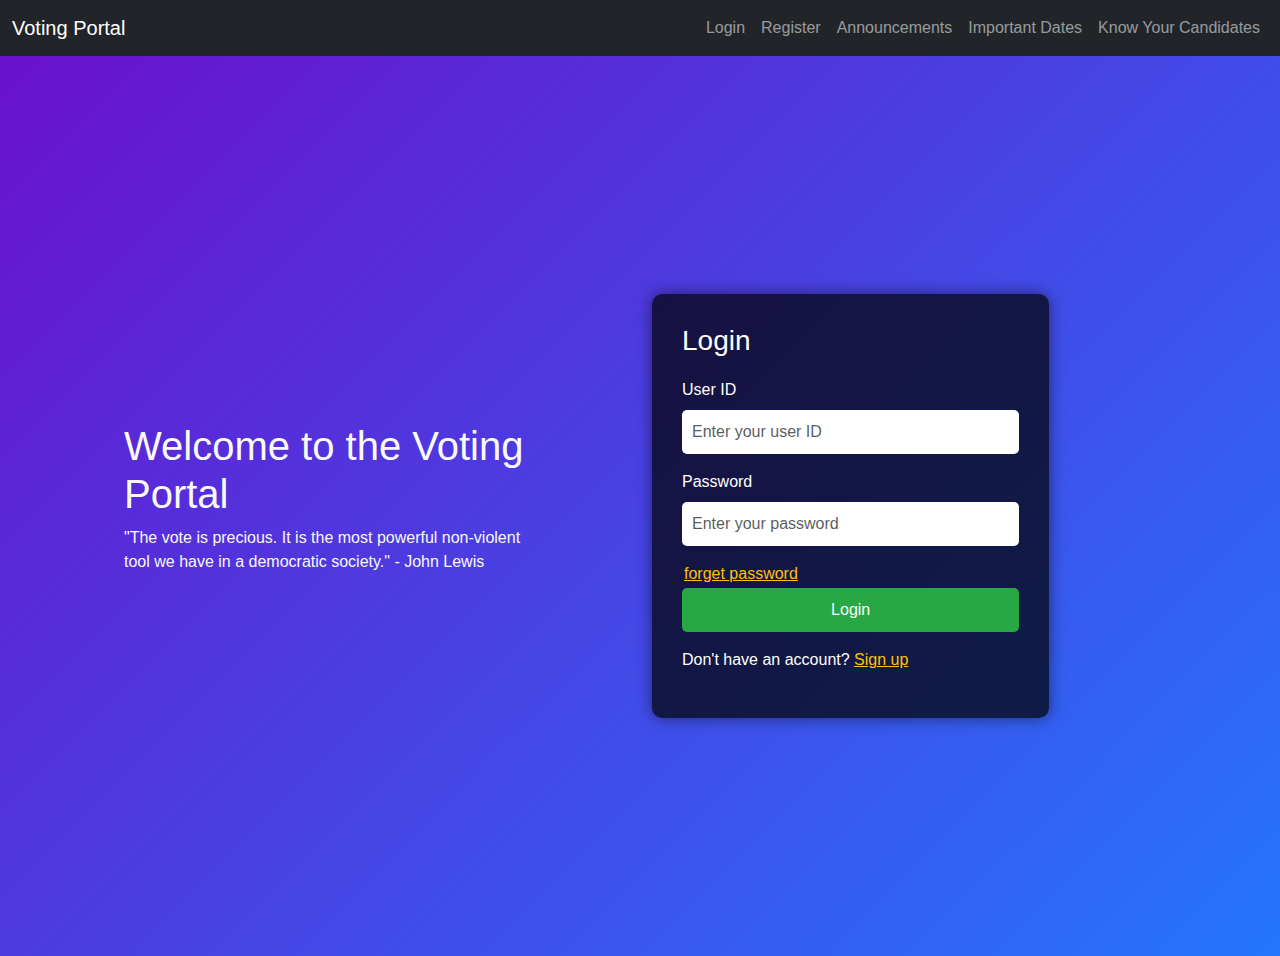
<file: index.html>
<!DOCTYPE html>
<html lang="en">
<head>
    <meta charset="UTF-8">
    <meta name="viewport" content="width=device-width, initial-scale=1.0">
    <title>Voting Portal</title>
    <link href="https://cdn.jsdelivr.net/npm/bootstrap@5.3.0-alpha1/dist/css/bootstrap.min.css" rel="stylesheet">
    <link rel="stylesheet" href="dashboard.css">
</head>
<body>
    <!-- Navigation Bar -->
    <nav class="navbar navbar-expand-lg navbar-dark bg-dark">
        <div class="container-fluid">
            <a class="navbar-brand" href="#">Voting Portal</a>
            <button class="navbar-toggler" type="button" data-bs-toggle="collapse" data-bs-target="#navbarNav" aria-controls="navbarNav" aria-expanded="false" aria-label="Toggle navigation">
                <span class="navbar-toggler-icon"></span>
            </button>
            <div class="collapse navbar-collapse" id="navbarNav">
                <ul class="navbar-nav ms-auto">
                    <li class="nav-item">
                        <a class="nav-link" href="#">Login</a>
                    </li>
                    <li class="nav-item">
                        <a class="nav-link" href="#">Register</a>
                    </li>
                    <li class="nav-item">
                        <a class="nav-link" href="#">Announcements</a>
                    </li>
                    <li class="nav-item">
                        <a class="nav-link" href="#">Important Dates</a>
                    </li>
                    <li class="nav-item">
                        <a class="nav-link" href="#">Know Your Candidates</a>
                    </li>
                </ul>
            </div>
        </div>
    </nav>

    <!-- Main Section -->
    <div class="container-fluid main-section d-flex justify-content-center align-items-center">
        <div class="row">
            <div class="col-md-6 text-light">
                <div>
                    <div class="Welcome"><h1>Welcome to the Voting Portal</h1>
                    <div class="quote"><p>"The vote is precious. It is the most powerful non-violent tool we have in a democratic society." - John Lewis</p></div>
                </div>
                </div>
            </div>
            <div class="col-md-4 offset-md-1" style="margin: 0px;">
                <div class="login-box">
                    <h3>Login</h3>
                    <form>
                        <div class="mb-3">
                            <label for="userId" class="form-label">User ID</label>
                            <input type="text" class="form-control" id="userId" placeholder="Enter your user ID">
                        </div>
                        <div class="mb-3">
                            <label for="password" class="form-label">Password</label>
                            <input type="password" class="form-control" id="password" placeholder="Enter your password">
                        </div>
                        <div class="forgotpass" style="margin:2px;"><a href="forgot-password.html">forget password</a></div>
                        <button type="submit" class="btn btn-success w-100">Login</button>
                        <div class="mt-3">
                            <p>Don't have an account? <a href="#">Sign up</a></p>
                        </div>
                    </form>
                </div>
            </div>
        </div>
    </div>

    <script src="https://cdn.jsdelivr.net/npm/bootstrap@5.3.0-alpha1/dist/js/bootstrap.bundle.min.js"></script>
</body>
</html>
</file>
<file: dashboard.css>
body, html {
  height: 100%;
  margin: 0;
  font-family: Arial, Helvetica, sans-serif;
}

.navbar {
  background-color: #333;
}

.main-section {
  height: 100vh;
  background: linear-gradient(135deg, #6a11cb 0%, #2575fc 100%);
  color: white;
  padding: 20px;
}

.login-box {
  background-color: rgba(0, 0, 0, 0.7);
  padding: 30px;
  border-radius: 10px;
  box-shadow: 0 0 15px rgba(0, 0, 0, 0.5);
}

.login-box h3 {
  color: white;
  margin-bottom: 20px;
}

.form-control {
  background-color: #fff;
  border: none;
  border-radius: 5px;
  padding: 10px;
  margin-bottom: 15px;
}

.btn-success {
  background-color: #28a745;
  border: none;
  padding: 10px;
  border-radius: 5px;
}

.btn-success:hover {
  background-color: #218838;
}

a {
  color: #ffc107;
}

a:hover {
  color: #e0a800;
}
.col-md-6 {
  display: flex;
  justify-content: center;
  align-items: center;
  /* width: 600px; */
}
.Welcome{
  width: 400px;
}
.row{
  display: flex;
  width: 100vw;
  gap:0px;
}
</file>
